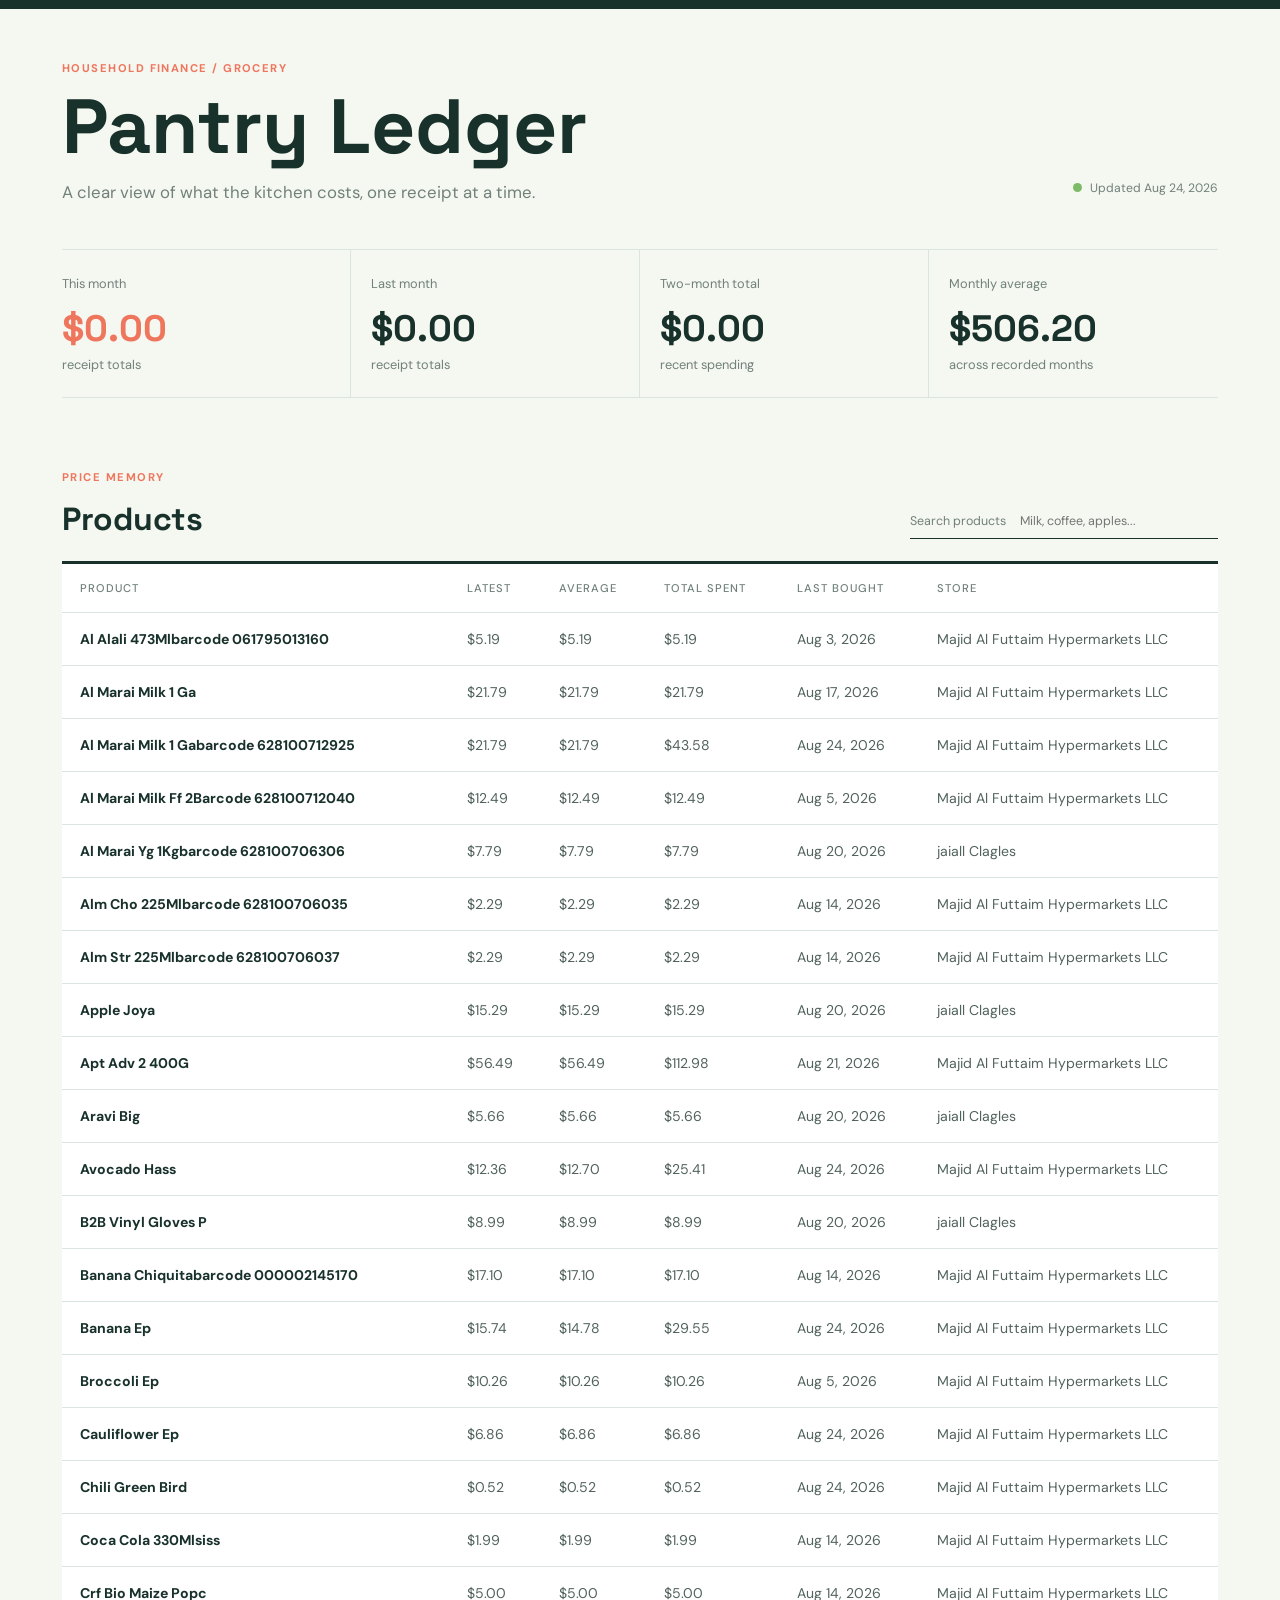
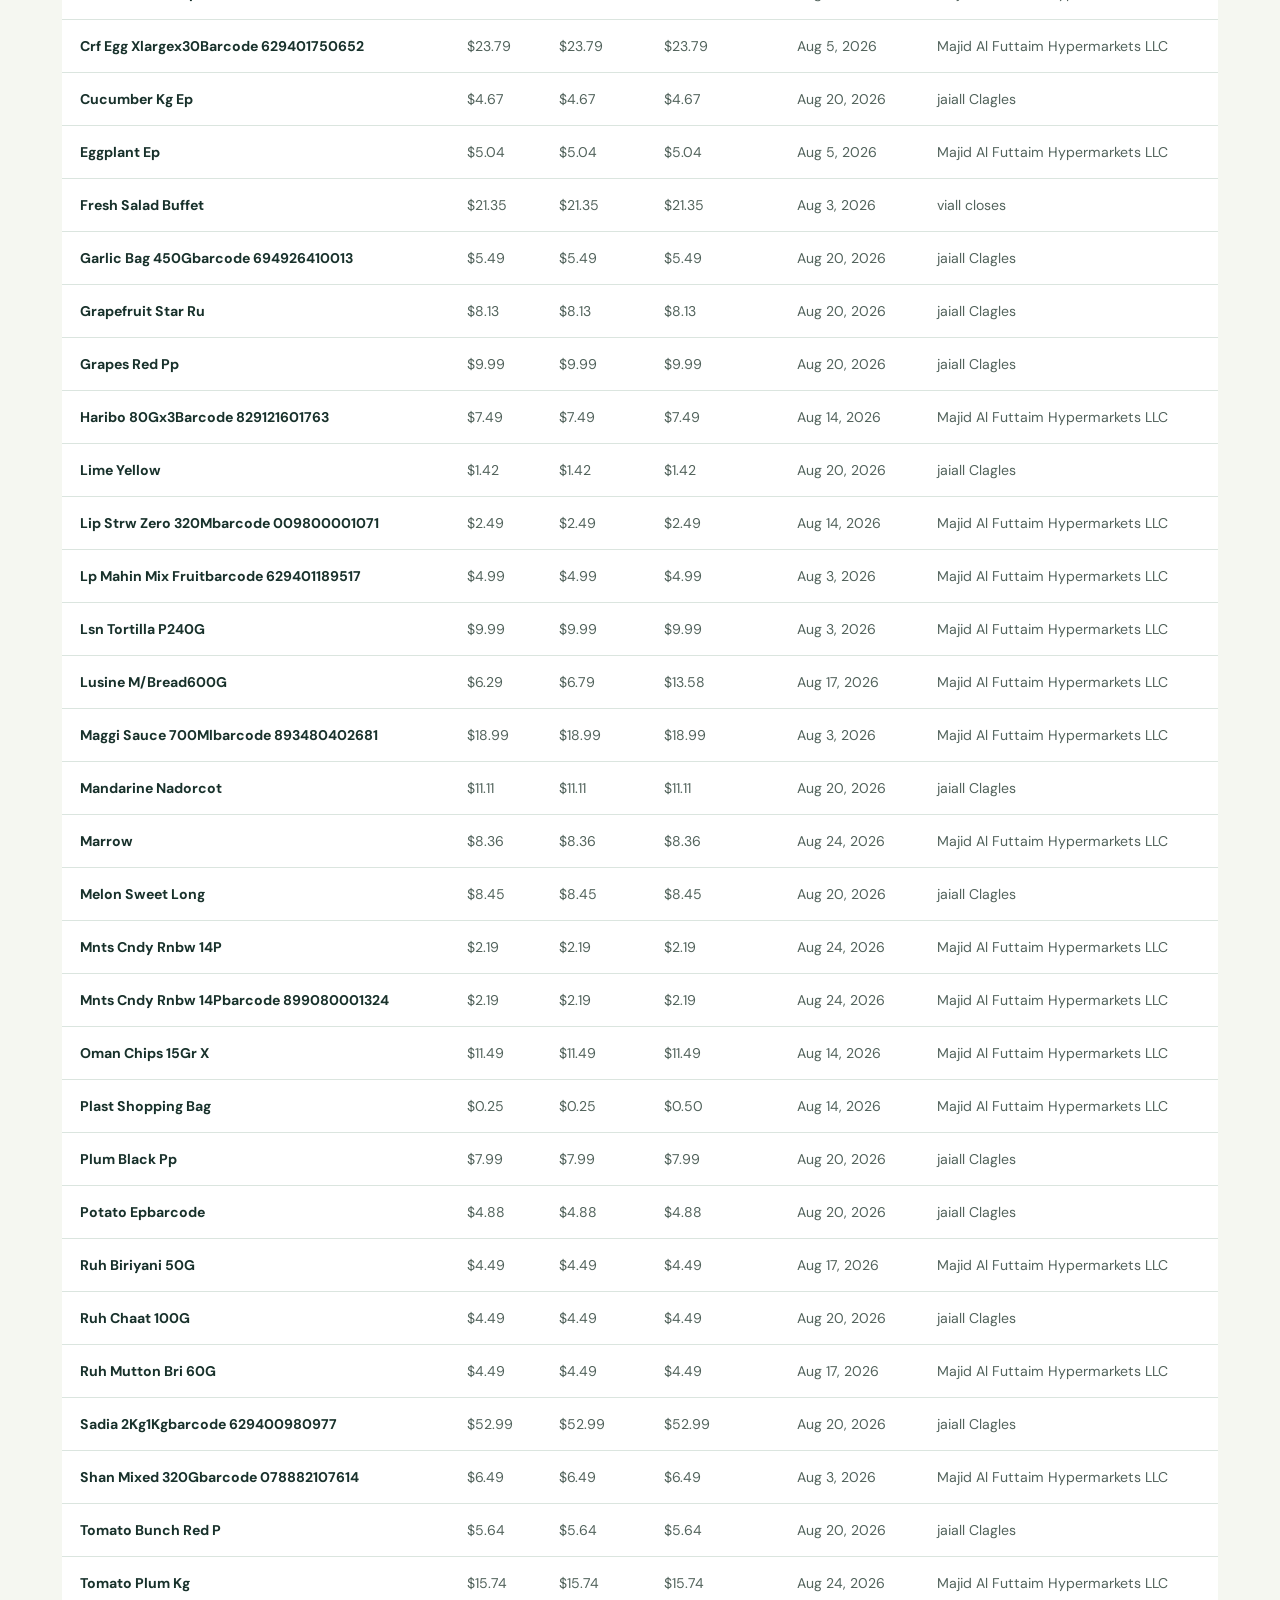
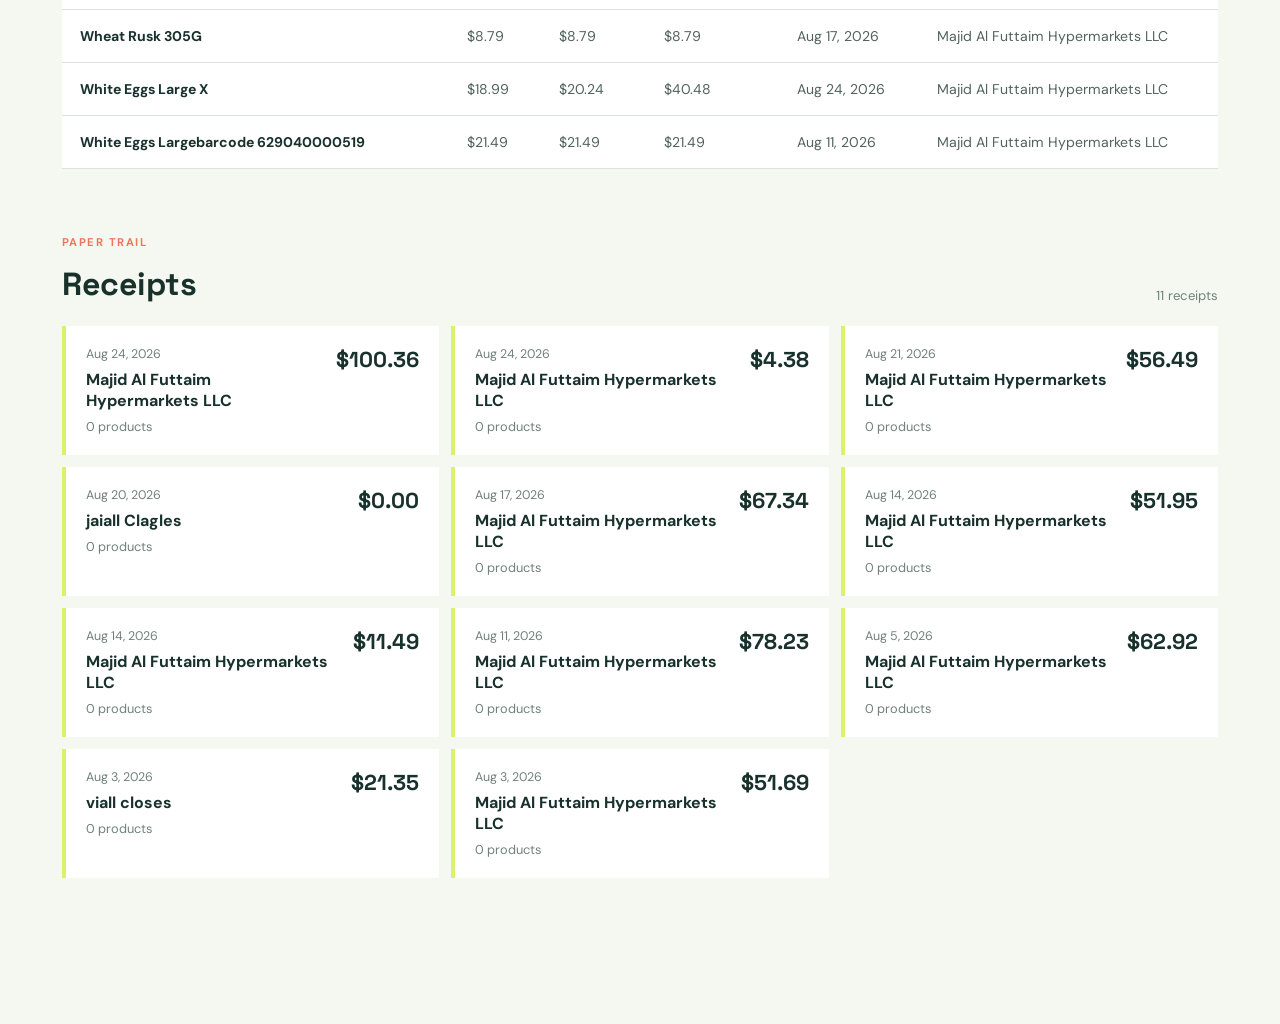
<file: index.html>
<!doctype html>
<html lang="en">
<head>
  <meta charset="utf-8">
  <meta name="viewport" content="width=device-width, initial-scale=1">
  <title>Pantry Ledger</title>
  <meta http-equiv="refresh" content="0; url=./web/">
  <script>
    window.location.replace('./web/');
  </script>
</head>
<body>
  <p>Redirecting to the dashboard... If you are not redirected, open <a href="./web/">./web/</a>.</p>
</body>
</html>
</file>
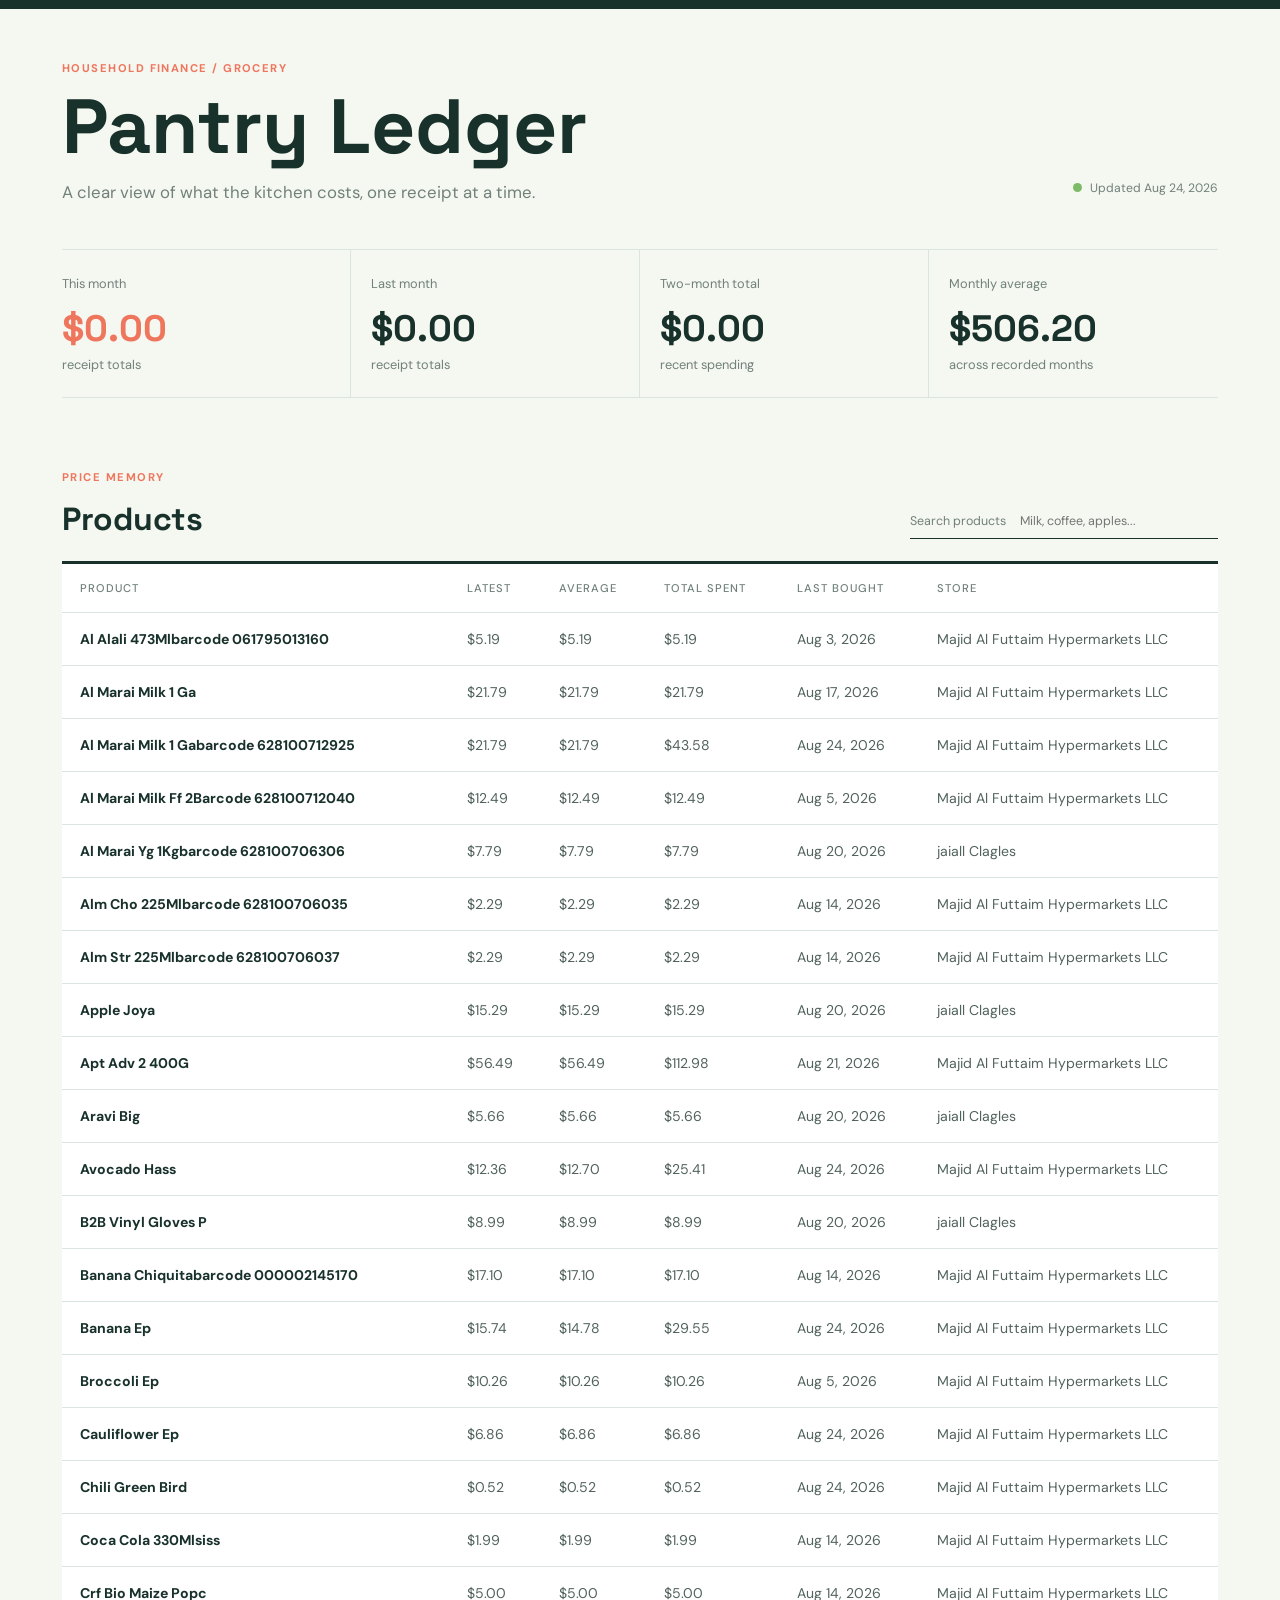
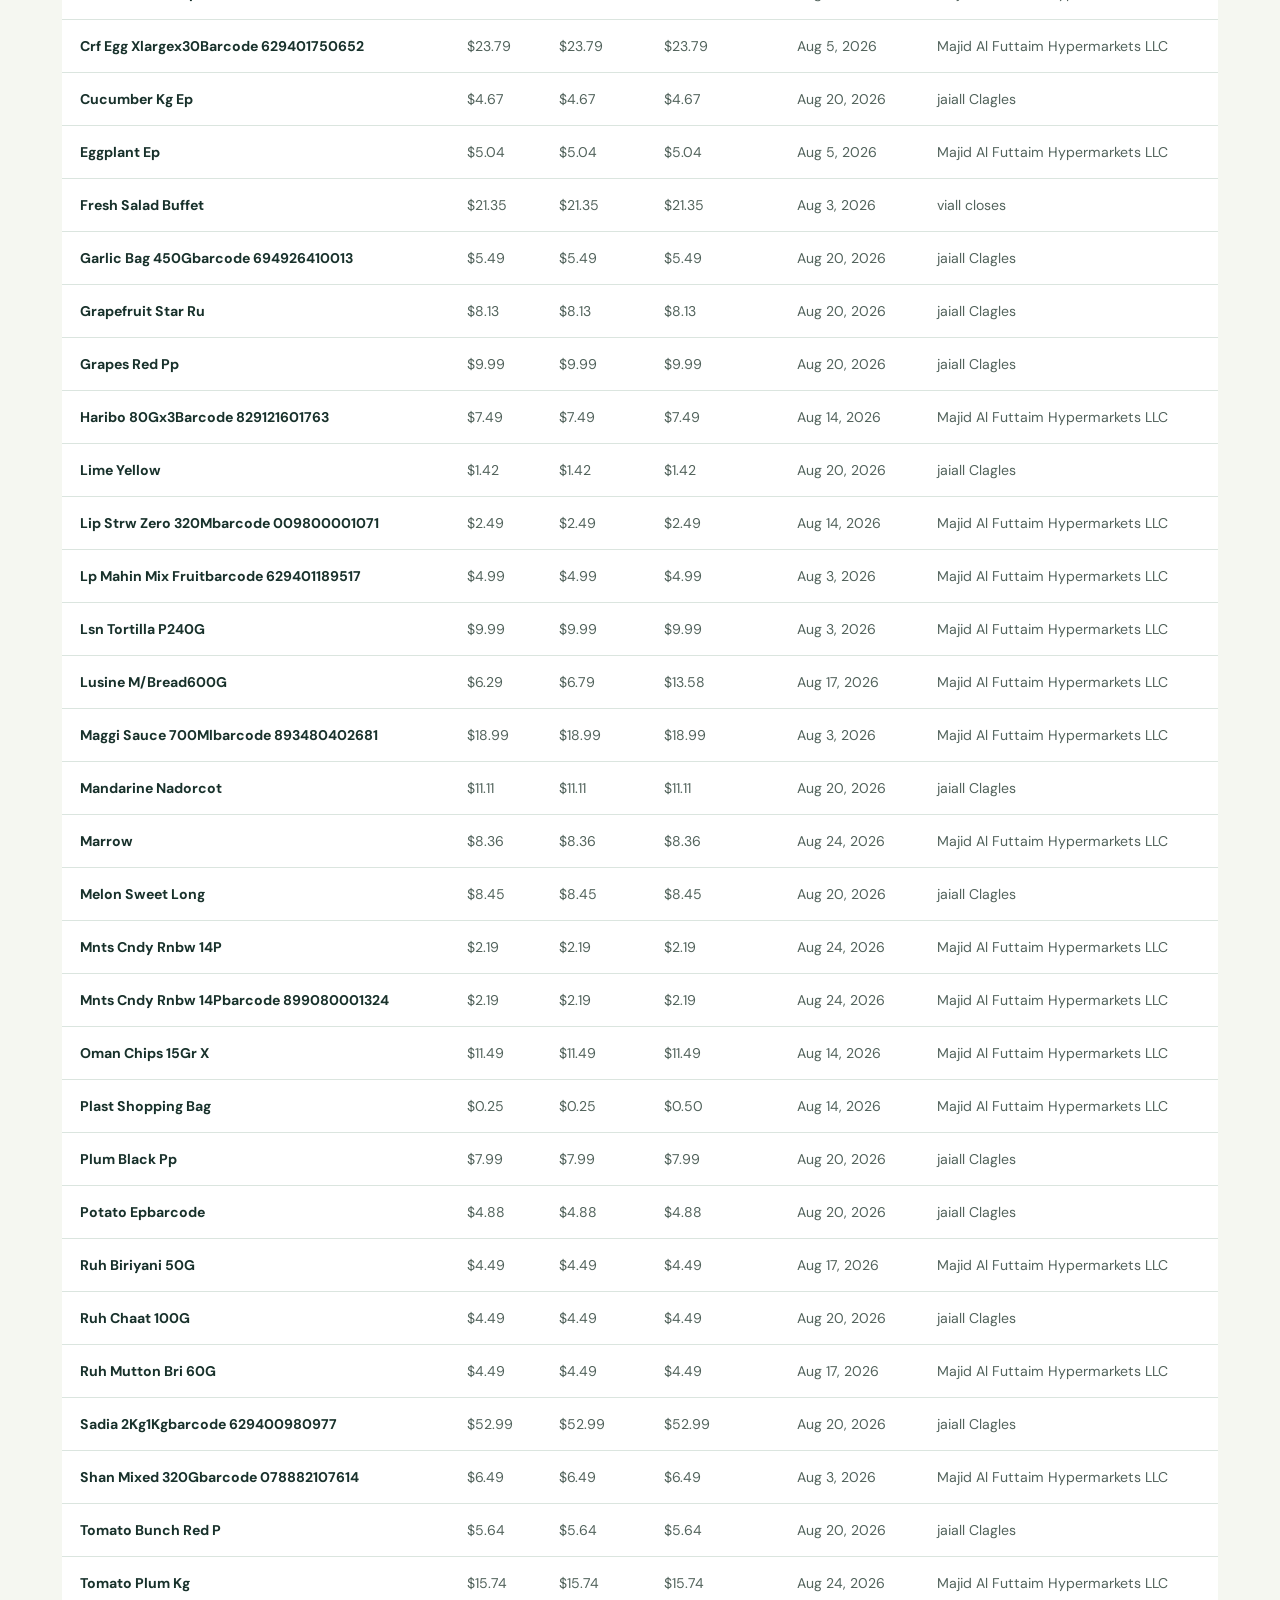
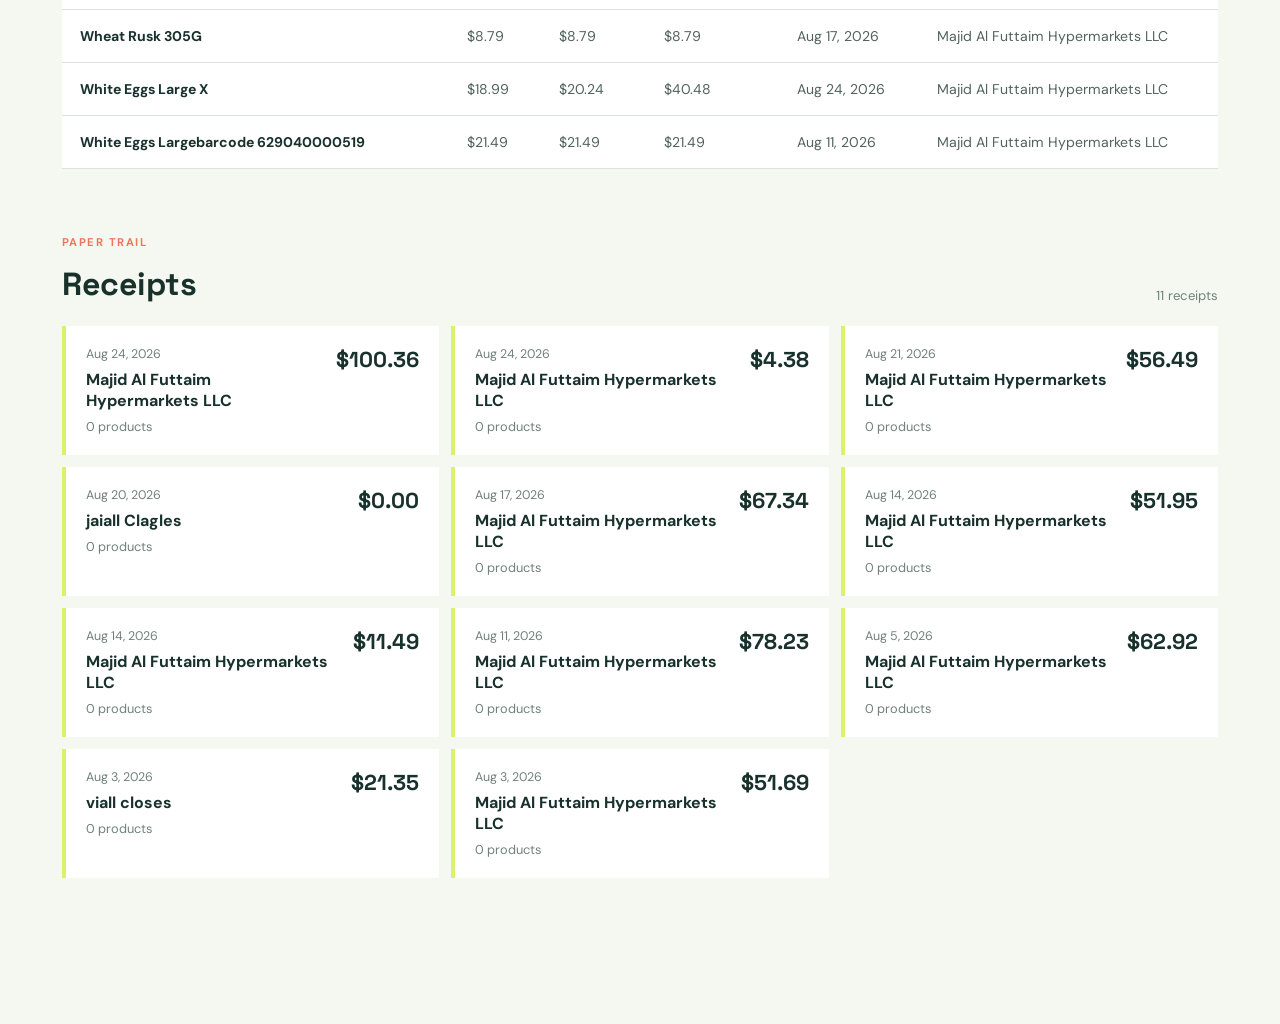
<file: web/index.html>
<!doctype html>
<html lang="en">
<head>
  <meta charset="utf-8">
  <meta name="viewport" content="width=device-width, initial-scale=1">
  <title>Pantry Ledger</title>
  <link rel="preconnect" href="https://fonts.googleapis.com">
  <link rel="preconnect" href="https://fonts.gstatic.com" crossorigin>
  <link href="https://fonts.googleapis.com/css2?family=DM+Sans:wght@400;500;700&family=Space+Grotesk:wght@500;600;700&display=swap" rel="stylesheet">
  <link rel="stylesheet" href="styles.css">
</head>
<body>
  <main class="shell">
    <header class="masthead">
      <div><p class="kicker">HOUSEHOLD FINANCE / GROCERY</p><h1>Pantry Ledger</h1><p class="lede">A clear view of what the kitchen costs, one receipt at a time.</p></div>
      <div class="status"><span class="status-dot"></span><span id="updated">Loading data</span></div>
    </header>
    <section class="metrics" aria-label="Spending overview">
      <article class="metric metric-primary"><span>This month</span><strong id="this-month">$0.00</strong><small>receipt totals</small></article>
      <article class="metric"><span>Last month</span><strong id="last-month">$0.00</strong><small>receipt totals</small></article>
      <article class="metric"><span>Two-month total</span><strong id="two-months">$0.00</strong><small>recent spending</small></article>
      <article class="metric"><span>Monthly average</span><strong id="average">$0.00</strong><small>across recorded months</small></article>
    </section>
    <section class="content-grid">
      <div class="section-heading"><div><p class="kicker">PRICE MEMORY</p><h2>Products</h2></div><label class="search"><span>Search products</span><input id="product-search" type="search" placeholder="Milk, coffee, apples..."></label></div>
      <div class="table-wrap"><table><thead><tr><th>Product</th><th>Latest</th><th>Average</th><th>Total spent</th><th>Last bought</th><th>Store</th></tr></thead><tbody id="products"></tbody></table><p class="empty" id="products-empty" hidden>No products match that search.</p></div>
    </section>
    <section class="content-grid receipts-section"><div class="section-heading"><div><p class="kicker">PAPER TRAIL</p><h2>Receipts</h2></div><span class="count" id="receipt-count">0 receipts</span></div><div class="receipt-list" id="receipts"></div></section>
  </main>
  <script src="app.js"></script>
</body>
</html>
</file>
<file: web/styles.css>
:root{--ink:#18312b;--muted:#71807a;--line:#dbe5df;--paper:#f5f7f1;--lime:#d8f36a;--coral:#ee765d;--white:#fff}*{box-sizing:border-box}body{margin:0;background:var(--paper);color:var(--ink);font-family:'DM Sans',sans-serif}body:before{content:'';display:block;height:9px;background:var(--ink)}.shell{max-width:1240px;margin:auto;padding:52px 42px 80px}.masthead{display:flex;justify-content:space-between;align-items:flex-end;gap:30px;margin-bottom:46px}h1,h2{font-family:'Space Grotesk',sans-serif;margin:0;letter-spacing:0}h1{font-size:clamp(2.8rem,6vw,5.5rem);line-height:.95;max-width:600px}h2{font-size:2rem}.kicker{font-size:.7rem;font-weight:700;letter-spacing:.13em;margin:0 0 15px;color:var(--coral)}.lede{color:var(--muted);font-size:1.05rem;margin:18px 0 0}.status{font-size:.76rem;color:var(--muted);display:flex;align-items:center;gap:8px;padding-bottom:7px;white-space:nowrap}.status-dot{width:9px;height:9px;background:#7dbb68;border-radius:50%;display:block}.metrics{display:grid;grid-template-columns:repeat(4,1fr);border-top:1px solid var(--line);border-bottom:1px solid var(--line);margin-bottom:72px}.metric{padding:25px 20px 24px;border-right:1px solid var(--line)}.metric:first-child{padding-left:0}.metric:last-child{border:0}.metric span,.metric small{display:block;color:var(--muted);font-size:.8rem}.metric strong{display:block;font-family:'Space Grotesk',sans-serif;font-size:2.3rem;margin:13px 0 4px}.metric-primary strong{color:var(--coral)}.content-grid{margin-bottom:66px}.section-heading{display:flex;justify-content:space-between;align-items:end;gap:24px;margin-bottom:22px}.search{color:var(--muted);font-size:.78rem;display:flex;align-items:center;gap:12px;border-bottom:1px solid var(--ink);padding:0 0 8px}.search input{border:0;background:transparent;font:inherit;color:var(--ink);outline:0;width:200px}.table-wrap{background:var(--white);border-top:3px solid var(--ink);overflow-x:auto}table{width:100%;border-collapse:collapse;min-width:700px}th,td{text-align:left;padding:17px 18px;border-bottom:1px solid var(--line);font-size:.88rem}th{font-size:.7rem;text-transform:uppercase;letter-spacing:.09em;color:var(--muted);font-weight:500}td:first-child{font-weight:700}td:not(:first-child){color:#52635c}.empty{padding:24px;color:var(--muted)}.count{color:var(--muted);font-size:.82rem}.receipt-list{display:grid;grid-template-columns:repeat(3,1fr);gap:12px}.receipt{background:var(--white);padding:20px;border-left:4px solid var(--lime);display:flex;justify-content:space-between;gap:15px}.receipt-date{color:var(--muted);font-size:.78rem;margin:0 0 7px}.receipt-vendor{font-weight:700;margin:0}.receipt-items{color:var(--muted);font-size:.8rem;margin:7px 0 0}.receipt-total{font-family:'Space Grotesk',sans-serif;font-size:1.35rem;white-space:nowrap}.error{color:var(--coral);padding:25px 0}@media(max-width:800px){.shell{padding:36px 20px 55px}.masthead{display:block;margin-bottom:36px}.status{margin-top:25px}.metrics{grid-template-columns:repeat(2,1fr);margin-bottom:52px}.metric{border-bottom:1px solid var(--line)}.metric:nth-child(2){border-right:0}.metric:nth-child(3){padding-left:0;border-bottom:0}.metric:nth-child(4){border-bottom:0}.section-heading{align-items:flex-start;flex-direction:column}.search{width:100%;justify-content:space-between}.search input{width:60%}.receipt-list{grid-template-columns:1fr}.metric strong{font-size:1.8rem}}
</file>
